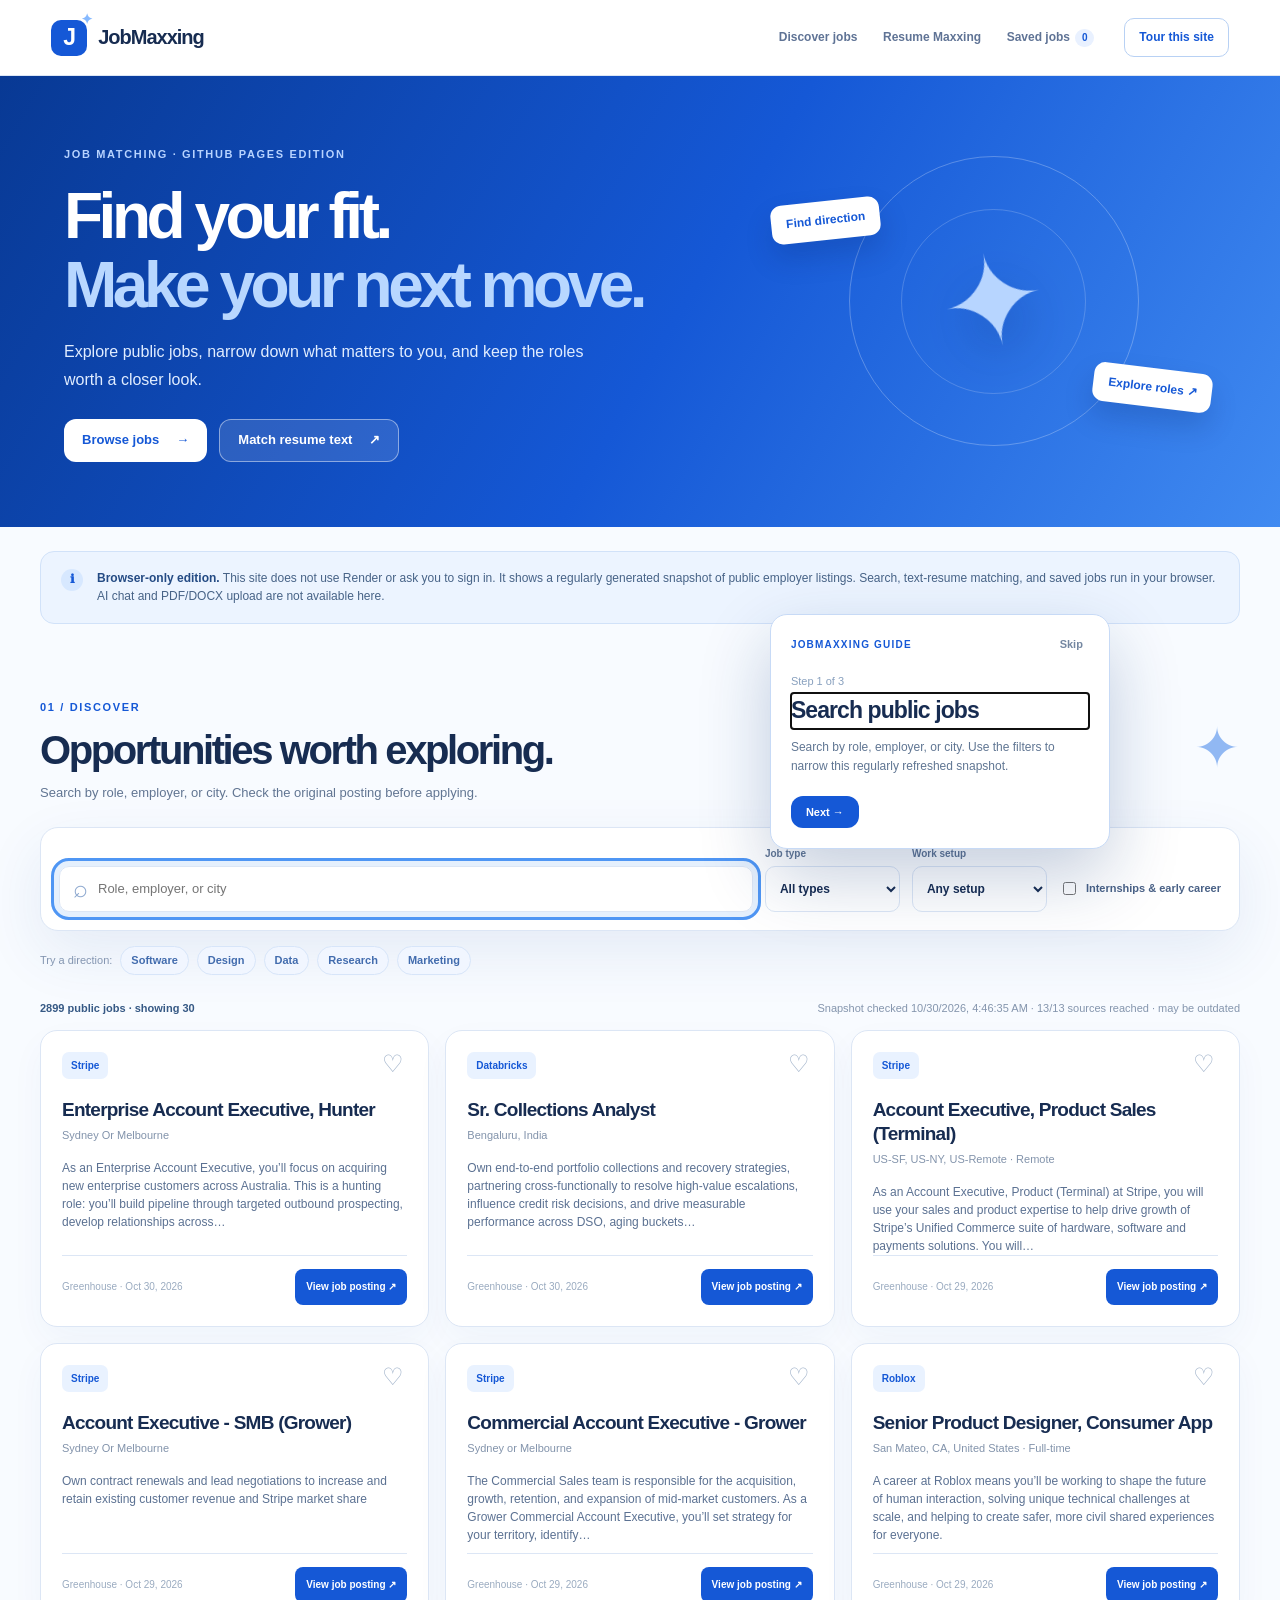
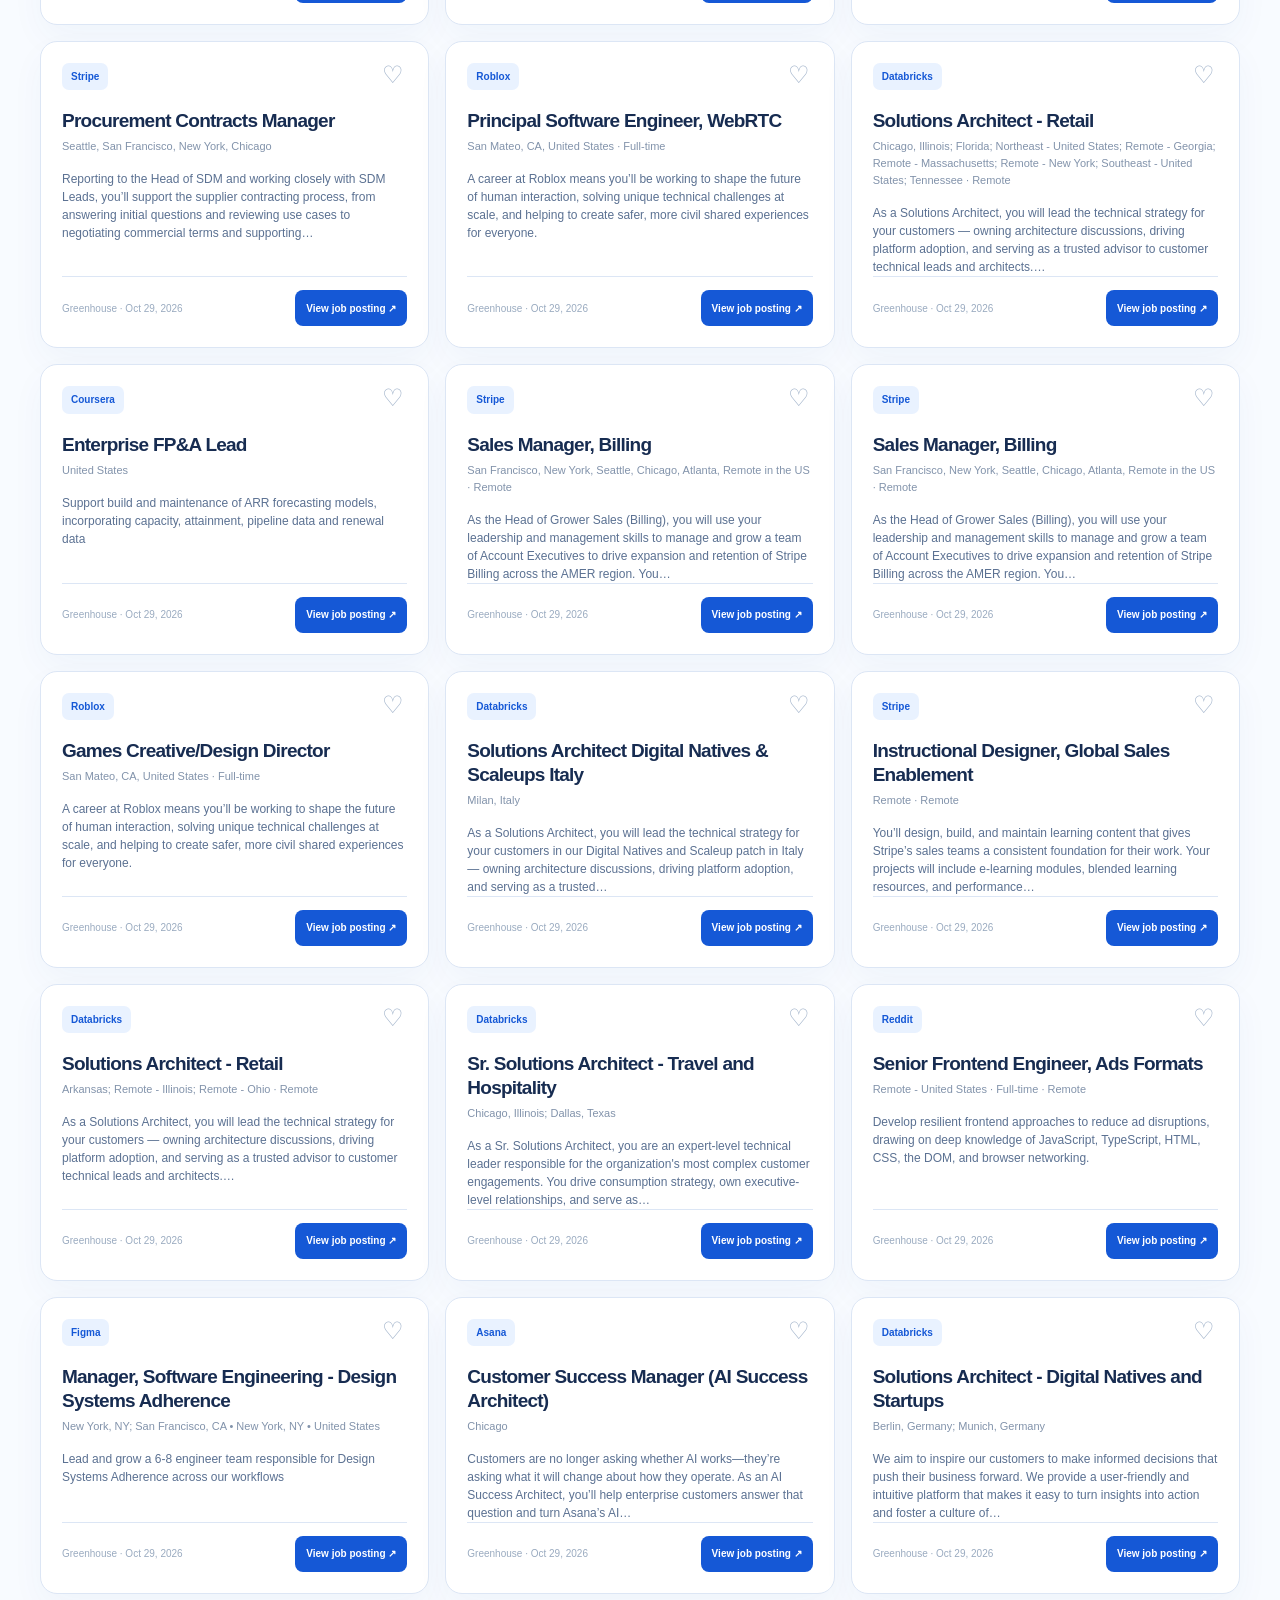
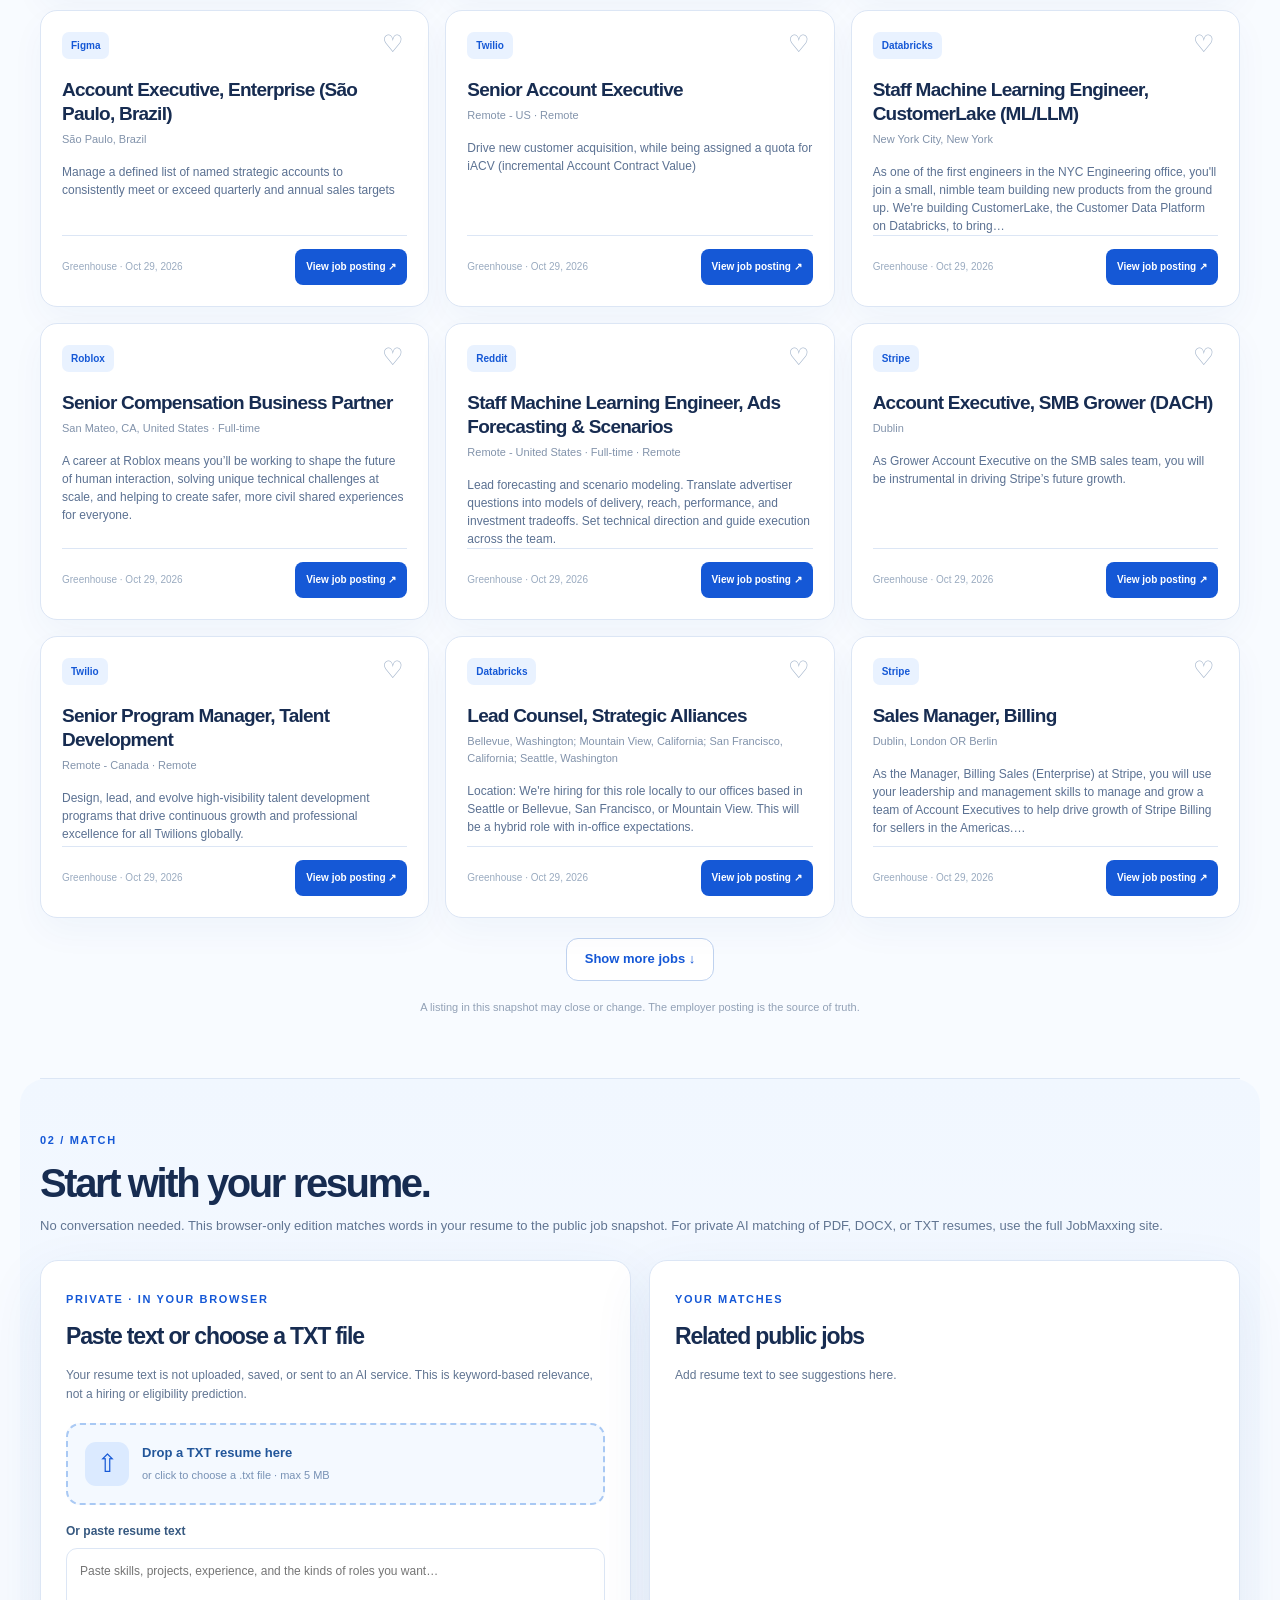
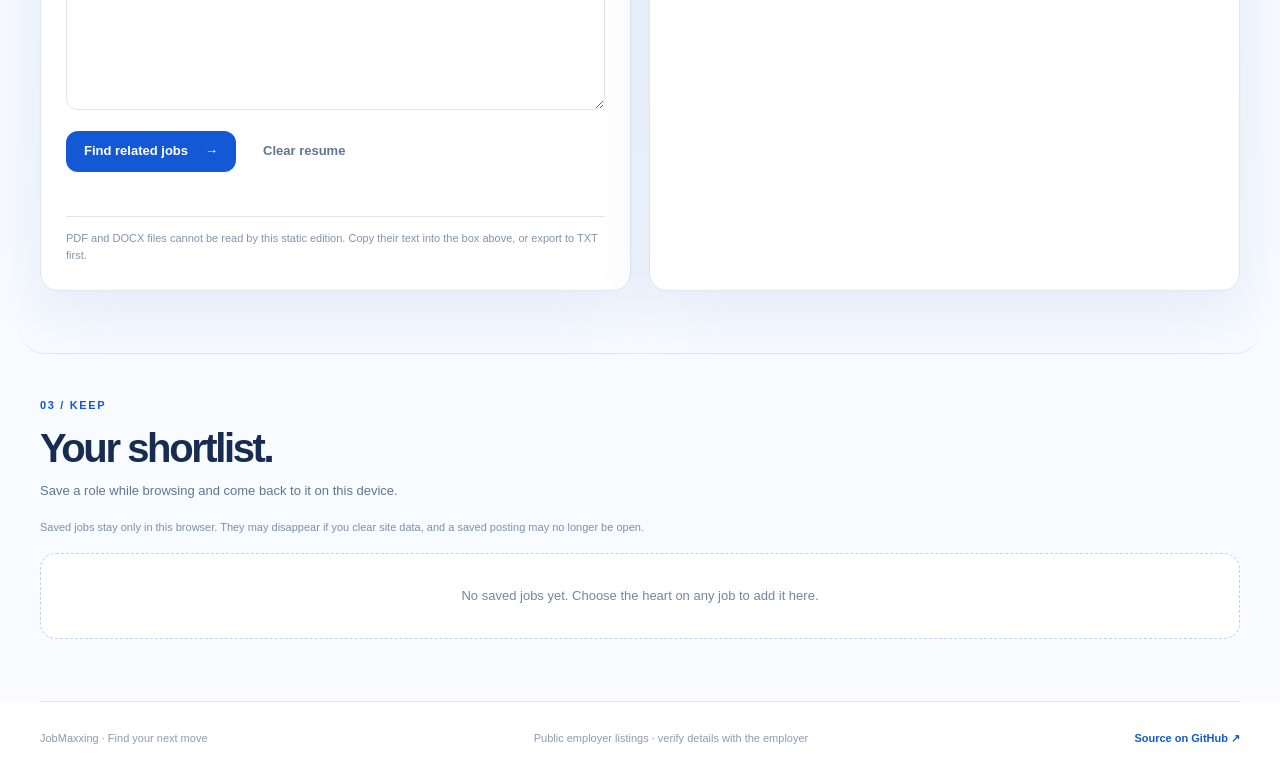
<file: docs/index.html>
<!doctype html>
<html lang="en">
<head>
  <meta charset="utf-8">
  <meta name="viewport" content="width=device-width, initial-scale=1">
  <meta name="description" content="Explore public job postings, match resume text, and save opportunities with JobMaxxing. This GitHub Pages edition runs in your browser.">
  <meta name="theme-color" content="#1558d6">
  <title>JobMaxxing · Find Your Next Move</title>
  <link rel="stylesheet" href="styles.css?v=20261030-posting-1">
  <script src="matching.js?v=1" defer></script>
  <script src="app.js?v=20261030-posting-1" defer></script>
</head>
<body>
  <header class="site-header">
    <a class="brand" href="#top" aria-label="JobMaxxing home"><span class="brand-mark">J<span>✦</span></span><span>JobMaxxing</span></a>
    <nav class="site-nav" aria-label="Main navigation">
      <a href="#discover">Discover jobs</a>
      <a id="resume-nav" href="#resume">Resume Maxxing</a>
      <a id="saved-nav" href="#saved">Saved jobs <span id="saved-count">0</span></a>
    </nav>
    <button id="tour-open" class="tour-open" type="button">Tour this site</button>
  </header>

  <main id="top">
    <section class="hero" aria-labelledby="hero-title">
      <div class="hero-copy">
        <span class="eyebrow">JOB MATCHING · GITHUB PAGES EDITION</span>
        <h1 id="hero-title">Find your fit.<br><span>Make your next move.</span></h1>
        <p>Explore public jobs, narrow down what matters to you, and keep the roles worth a closer look.</p>
        <div class="hero-actions"><a class="button button-light" href="#discover">Browse jobs <span aria-hidden="true">→</span></a><a class="button button-ghost" href="#resume">Match resume text <span aria-hidden="true">↗</span></a></div>
      </div>
      <div class="hero-art" aria-hidden="true"><div class="orbit orbit-one"></div><div class="orbit orbit-two"></div><span class="hero-star">✦</span><span class="hero-chip chip-one">Find direction</span><span class="hero-chip chip-two">Explore roles ↗</span></div>
    </section>

    <div class="container">
      <section class="edition-note" aria-label="About this edition">
        <span class="note-icon" aria-hidden="true">ℹ</span>
        <p><strong>Browser-only edition.</strong> This site does not use Render or ask you to sign in. It shows a regularly generated snapshot of public employer listings. Search, text-resume matching, and saved jobs run in your browser. AI chat and PDF/DOCX upload are not available here.</p>
      </section>

      <section id="discover" class="section" aria-labelledby="discover-title">
        <div class="section-heading"><div><span class="section-kicker">01 / DISCOVER</span><h2 id="discover-title">Opportunities worth exploring.</h2><p>Search by role, employer, or city. Check the original posting before applying.</p></div><span class="section-spark" aria-hidden="true">✦</span></div>
        <div class="search-panel">
          <label id="search-target" class="search-field"><span aria-hidden="true">⌕</span><span class="sr-only">Search jobs</span><input id="search" type="search" placeholder="Role, employer, or city" autocomplete="off"></label>
          <label class="filter-field"><span>Job type</span><select id="type-filter"><option value="">All types</option><option>Internship</option><option>Full-time</option><option>Part-time</option><option>Fellowship</option><option>Contract</option></select></label>
          <label class="filter-field"><span>Work setup</span><select id="workplace-filter"><option value="">Any setup</option><option>Remote</option><option>Hybrid</option><option>On-site</option></select></label>
          <label class="early-field"><input id="early-filter" type="checkbox"> Internships & early career</label>
        </div>
        <div class="suggestion-row"><span>Try a direction:</span><button data-query="software engineer" type="button">Software</button><button data-query="design" type="button">Design</button><button data-query="data" type="button">Data</button><button data-query="research" type="button">Research</button><button data-query="marketing" type="button">Marketing</button></div>
        <div id="match-filter-banner" class="match-filter-banner" hidden><span>Showing jobs related to your resume text.</span><button id="clear-match-filter" type="button">Show all jobs</button></div>
        <div class="results-top"><strong id="results-count">Loading public jobs…</strong><span id="snapshot-status" role="status">Checking the latest published snapshot…</span></div>
        <div id="job-list" class="job-grid" aria-live="polite"></div>
        <button id="show-more" class="button button-outline show-more" type="button" hidden>Show more jobs ↓</button>
        <p class="section-foot">A listing in this snapshot may close or change. The employer posting is the source of truth.</p>
      </section>

      <section id="resume" class="section resume-section" aria-labelledby="resume-title">
        <div class="section-heading"><div><span class="section-kicker">02 / MATCH</span><h2 id="resume-title">Start with your resume.</h2><p>No conversation needed. This browser-only edition matches words in your resume to the public job snapshot. For private AI matching of PDF, DOCX, or TXT resumes, use the <a href="https://jobmaxxing-linda.onrender.com/">full JobMaxxing site</a>.</p></div></div>
        <div class="resume-layout">
          <div class="resume-card">
            <span class="card-eyebrow">PRIVATE · IN YOUR BROWSER</span>
            <h3>Paste text or choose a TXT file</h3>
            <p>Your resume text is not uploaded, saved, or sent to an AI service. This is keyword-based relevance, not a hiring or eligibility prediction.</p>
            <label id="resume-target" class="file-drop" for="resume-file" tabindex="0"><input id="resume-file" class="sr-only" type="file" accept=".txt,text/plain"><span class="drop-icon" aria-hidden="true">⇧</span><span><strong>Drop a TXT resume here</strong><small>or click to choose a .txt file · max 5 MB</small></span></label>
            <label class="paste-label" for="resume-text">Or paste resume text</label>
            <textarea id="resume-text" rows="7" maxlength="30000" autocomplete="off" placeholder="Paste skills, projects, experience, and the kinds of roles you want…"></textarea>
            <div class="resume-actions"><button id="match-resume" class="button button-primary" type="button">Find related jobs <span aria-hidden="true">→</span></button><button id="clear-resume" class="button button-quiet" type="button">Clear resume</button></div>
            <p id="resume-status" class="resume-status" role="status"></p>
            <p class="format-note">PDF and DOCX files cannot be read by this static edition. Copy their text into the box above, or export to TXT first.</p>
          </div>
          <div class="match-card"><span class="card-eyebrow">YOUR MATCHES</span><h3>Related public jobs</h3><p id="match-intro">Add resume text to see suggestions here.</p><div id="match-signals" class="signal-list"></div><div id="match-list" class="match-list"></div><button id="browse-matches" class="button button-outline" type="button" hidden>See these jobs in Discover →</button></div>
        </div>
      </section>

      <section id="saved" class="section" aria-labelledby="saved-title">
        <div class="section-heading"><div><span class="section-kicker">03 / KEEP</span><h2 id="saved-title">Your shortlist.</h2><p>Save a role while browsing and come back to it on this device.</p></div></div>
        <p class="saved-note">Saved jobs stay only in this browser. They may disappear if you clear site data, and a saved posting may no longer be open.</p>
        <div id="saved-list" class="job-grid"></div>
      </section>
    </div>
  </main>

  <footer class="site-footer"><span>JobMaxxing · Find your next move</span><span>Public employer listings · verify details with the employer</span><a href="https://github.com/Linda-888/JobMaxxing" target="_blank" rel="noopener noreferrer">Source on GitHub ↗</a></footer>

  <div id="tour" class="tour" hidden><div class="tour-card" role="dialog" aria-labelledby="tour-title" aria-describedby="tour-description"><div class="tour-top"><span>JOBMAXXING GUIDE</span><button id="tour-skip" type="button">Skip</button></div><p id="tour-step">Step 1 of 3</p><h2 id="tour-title" tabindex="-1">Search jobs</h2><p id="tour-description"></p><div class="tour-actions"><button id="tour-back" type="button">Back</button><button id="tour-next" class="button button-primary" type="button">Next →</button></div></div></div>
  <noscript><p class="noscript">JobMaxxing's GitHub Pages edition needs JavaScript for search and matching.</p></noscript>
</body>
</html>
</file>
<file: docs/styles.css>
:root{--blue:#1558d6;--deep:#0f439e;--ink:#172c51;--muted:#617592;--line:#dce6f5;--pale:#f4f8ff;--shadow:0 22px 60px rgba(31,82,155,.09)}
*{box-sizing:border-box}html{scroll-behavior:smooth}body{margin:0;background:#f8fbff;color:var(--ink);font:15px/1.55 -apple-system,BlinkMacSystemFont,"Segoe UI",Arial,sans-serif}button,input,select,textarea{font:inherit}button{cursor:pointer}a{color:inherit;text-decoration:none}button:focus-visible,a:focus-visible,input:focus-visible,select:focus-visible,textarea:focus-visible{outline:3px solid #87b8ff;outline-offset:3px}[hidden]{display:none!important}.sr-only{position:absolute;width:1px;height:1px;padding:0;margin:-1px;overflow:hidden;clip:rect(0,0,0,0);white-space:nowrap;border:0}
.site-header{height:76px;padding:0 clamp(20px,4vw,68px);display:flex;align-items:center;gap:30px;background:#fff;border-bottom:1px solid var(--line);position:sticky;top:0;z-index:30}.brand{display:inline-flex;align-items:center;gap:11px;font-size:20px;font-weight:800;letter-spacing:-.05em;white-space:nowrap}.brand-mark{width:36px;height:36px;position:relative;display:grid;place-items:center;border-radius:10px;background:var(--blue);color:#fff;font-size:23px;line-height:1}.brand-mark span{position:absolute;color:#86b9ff;right:-5px;top:-8px;font-size:14px}.site-nav{margin-left:auto;display:flex;align-items:center;gap:clamp(14px,2vw,32px);font-size:12px;font-weight:700;color:#5f7395}.site-nav a:hover,.site-footer a:hover{color:var(--blue)}#saved-count{display:inline-block;min-width:19px;padding:1px 5px;margin-left:2px;border-radius:20px;background:#e9f1ff;color:var(--blue);text-align:center;font-size:10px}.tour-open{border:1px solid #b8d1f4;background:#fff;color:var(--blue);padding:9px 14px;border-radius:10px;font-size:12px;font-weight:800;white-space:nowrap}.tour-open:hover{background:#f0f6ff}
.hero{min-height:420px;padding:65px max(5vw,calc((100vw - 1200px)/2));background:linear-gradient(120deg,#083994 0%,#1558d6 53%,#408af1 100%);color:#fff;display:grid;grid-template-columns:minmax(0,1.2fr) minmax(260px,.8fr);align-items:center;overflow:hidden;gap:40px}.hero-copy{position:relative;z-index:1}.eyebrow,.section-kicker,.card-eyebrow{font-size:11px;font-weight:800;letter-spacing:.15em}.eyebrow{color:#b7d3ff}.hero h1{font-size:clamp(43px,5vw,70px);line-height:1.08;letter-spacing:-.07em;margin:18px 0}.hero h1 span{color:#b8d7ff}.hero p{max-width:550px;color:#e1edff;font-size:16px;line-height:1.7;margin:0 0 26px}.hero-actions{display:flex;flex-wrap:wrap;gap:12px}.button{display:inline-flex;align-items:center;justify-content:center;gap:17px;border:0;border-radius:12px;padding:12px 18px;font-size:13px;font-weight:800;line-height:1.3;transition:transform .16s,background .16s,border-color .16s}.button:hover:not(:disabled){transform:translateY(-2px)}.button-light{color:var(--blue);background:#fff}.button-ghost{color:#fff;background:rgba(255,255,255,.12);border:1px solid rgba(255,255,255,.45)}.button-primary{color:#fff;background:var(--blue)}.button-primary:hover{background:var(--deep)}.button-outline{color:var(--blue);background:#fff;border:1px solid #bfd2ef}.button-outline:hover{border-color:var(--blue)}.button-quiet{color:var(--muted);background:transparent}.hero-art{height:280px;position:relative;display:grid;place-items:center}.orbit{position:absolute;border:1px solid rgba(255,255,255,.26);border-radius:50%;width:290px;height:290px}.orbit-two{width:185px;height:185px;border-color:rgba(255,255,255,.19)}.hero-star{font-size:125px;line-height:1;color:#b7d5ff;transform:rotate(-12deg);filter:drop-shadow(0 20px 26px rgba(0,25,88,.25))}.hero-chip{position:absolute;background:#fff;color:var(--blue);padding:10px 15px;border-radius:11px;box-shadow:0 15px 28px rgba(0,25,88,.18);font-size:12px;font-weight:800}.chip-one{top:40px;left:0;transform:rotate(-6deg)}.chip-two{bottom:35px;right:4px;transform:rotate(7deg)}
.container{width:min(1200px,calc(100% - 40px));margin:0 auto}.edition-note{display:flex;gap:14px;margin:24px 0 32px;padding:17px 20px;border:1px solid #d1e2f9;background:#ecf4ff;border-radius:14px;color:#476387;font-size:12px}.edition-note p{margin:0}.edition-note strong{color:#244b84}.note-icon{width:22px;height:22px;flex:0 0 22px;display:grid;place-items:center;border-radius:50%;background:#d7e8ff;color:var(--blue);font-weight:800}.section{scroll-margin-top:90px;padding:38px 0 62px;border-bottom:1px solid var(--line)}.section-heading{display:flex;justify-content:space-between;align-items:center;gap:30px;margin-bottom:24px}.section-kicker,.card-eyebrow{color:var(--blue)}.section-heading h2{font-size:clamp(28px,3.4vw,40px);line-height:1.2;letter-spacing:-.06em;margin:9px 0}.section-heading p{margin:0;color:var(--muted);font-size:13px}.section-spark{font-size:55px;color:#91b8f3}.search-panel{display:flex;align-items:end;gap:12px;flex-wrap:wrap;padding:18px;background:#fff;border:1px solid var(--line);border-radius:18px;box-shadow:var(--shadow)}.search-field{height:46px;flex:1 1 260px;min-width:200px;display:flex;align-items:center;gap:8px;padding:0 13px;border:1px solid var(--line);border-radius:10px}.search-field:focus-within,.filter-field select:focus{border-color:#7fb0f3}.search-field span{font-size:25px;color:#8da8cf}.search-field input{width:100%;border:0;outline:0;color:var(--ink);font-size:13px}.filter-field{display:flex;flex-direction:column;gap:4px;color:#617592;font-size:10px;font-weight:800}.filter-field select{min-width:135px;height:46px;padding:0 10px;border:1px solid var(--line);border-radius:10px;background:#fff;color:var(--ink);font-size:12px}.early-field{height:46px;display:flex;align-items:center;gap:7px;color:#496186;font-size:11px;font-weight:700;white-space:nowrap}.early-field input{accent-color:var(--blue)}.suggestion-row{display:flex;align-items:center;gap:8px;flex-wrap:wrap;margin:15px 0 25px;color:#8496b1;font-size:11px}.suggestion-row button{border:1px solid #d7e5f9;background:#f1f6ff;color:#426cae;padding:5px 10px;border-radius:20px;font-size:11px;font-weight:700}.suggestion-row button:hover{border-color:var(--blue);color:var(--blue)}.results-top{display:flex;justify-content:space-between;gap:20px;align-items:baseline;margin:0 0 13px;font-size:11px}.results-top strong{color:#365985}.results-top span{color:#8495ad;text-align:right}.job-grid{display:grid;grid-template-columns:repeat(3,minmax(0,1fr));gap:16px}.job-card{min-height:282px;background:#fff;border:1px solid var(--line);border-radius:17px;padding:21px;box-shadow:0 14px 35px rgba(25,75,150,.04);display:flex;flex-direction:column}.job-head{display:flex;align-items:flex-start;justify-content:space-between;gap:9px}.company-tag{font-size:10px;font-weight:800;color:var(--blue);background:#e9f2ff;border-radius:7px;padding:6px 9px;max-width:80%;overflow:hidden;text-overflow:ellipsis;white-space:nowrap}.save-job{border:0;background:transparent;color:#9eb0c8;font-size:24px;line-height:1;padding:0 3px}.save-job[aria-pressed="true"]{color:var(--blue)}.job-card h3{font-size:19px;letter-spacing:-.04em;line-height:1.25;margin:19px 0 5px}.job-meta{margin:0;color:#8293ab;font-size:11px}.job-summary{font-size:12px;color:#5b7192;margin:15px 0 0;line-height:1.5}.job-match-reason{background:#f0f6ff;color:#3565a4;font-size:11px;padding:9px 10px;border-radius:8px;margin-top:12px}.job-foot{border-top:1px solid var(--line);display:flex;justify-content:space-between;align-items:center;gap:8px;margin-top:auto;padding-top:13px;font-size:10px;color:#9aabc0}.job-foot a{color:var(--blue);font-weight:800;white-space:nowrap}.job-foot a:hover{text-decoration:underline}.empty-state{grid-column:1/-1;border:1px dashed #bcd2f2;border-radius:16px;background:#fff;padding:32px;text-align:center;color:#7187a5;font-size:13px}.show-more{margin:20px auto 0;display:flex}.section-foot{font-size:11px;color:#92a1b6;text-align:center;margin:18px 0 0}
.resume-section{background:linear-gradient(180deg,#f1f7ff 0%,#f8fbff 100%);margin:0 -20px;padding:48px 20px 62px;border-radius:25px}.resume-layout{display:grid;grid-template-columns:1fr 1fr;gap:18px}.resume-card,.match-card{background:#fff;border:1px solid var(--line);border-radius:18px;padding:25px;box-shadow:var(--shadow)}.resume-card h3,.match-card h3{font-size:23px;letter-spacing:-.05em;margin:9px 0 6px}.resume-card>p,.match-card>p{font-size:12px;color:var(--muted);line-height:1.6}.file-drop{display:flex;align-items:center;gap:13px;border:2px dashed #a9c9f4;background:#f4f9ff;border-radius:14px;padding:17px;margin:18px 0 17px;cursor:pointer}.file-drop:hover,.file-drop.is-dragging{background:#eaf4ff;border-color:var(--blue)}.drop-icon{width:44px;height:44px;flex:0 0 44px;display:grid;place-items:center;border-radius:11px;background:#dbeaff;color:var(--blue);font-size:25px}.file-drop strong,.file-drop small{display:block}.file-drop strong{color:#22569a;font-size:13px}.file-drop small{color:#7892b5;font-size:11px;margin-top:3px}.paste-label{display:block;font-size:12px;font-weight:800;color:#375980;margin:0 0 8px}.resume-card textarea{width:100%;resize:vertical;border:1px solid var(--line);border-radius:11px;min-height:135px;padding:13px;color:var(--ink);font-size:12px;line-height:1.6}.resume-actions{display:flex;align-items:center;flex-wrap:wrap;gap:9px;margin-top:14px}.resume-status{min-height:18px;color:#245f9a!important;margin:12px 0 0}.format-note{font-size:11px!important;color:#8295ac!important;border-top:1px solid var(--line);padding-top:13px;margin:14px 0 0}.signal-list{display:flex;gap:7px;flex-wrap:wrap;margin:15px 0}.signal-list span{background:#eaf3ff;color:#2f62a5;padding:5px 9px;border-radius:20px;font-size:10px;font-weight:700}.match-list{display:flex;flex-direction:column;gap:10px;max-height:440px;overflow:auto}.match-row{border:1px solid var(--line);padding:13px;border-radius:11px}.match-row strong{display:block;font-size:12px}.match-row small{display:block;color:#7a8fab;font-size:10px;margin:3px 0}.match-row p{font-size:11px;color:#4c709e;margin:7px 0}.match-row a{font-size:11px;font-weight:800;color:var(--blue)}#browse-matches{margin-top:16px}.saved-note{font-size:11px;color:#7c90aa;margin-top:-6px;margin-bottom:17px}.site-footer{display:flex;justify-content:space-between;flex-wrap:wrap;gap:12px;padding:28px max(20px,calc((100vw - 1200px)/2));background:#fff;color:#8b9cb2;font-size:11px}.site-footer a{color:var(--blue);font-weight:800}
.match-filter-banner{display:flex;align-items:center;justify-content:space-between;gap:12px;background:#e9f3ff;border:1px solid #c7dcf9;padding:10px 14px;border-radius:10px;color:#32639d;font-size:11px;margin:-6px 0 16px}.match-filter-banner button{border:0;background:transparent;color:var(--blue);font-weight:800;font-size:11px}
.job-age-warning{color:#9a6b22;background:#fff8e8;border-radius:7px;padding:7px 9px;font-size:10px;margin:11px 0}
.tour{position:fixed;inset:0;z-index:80;pointer-events:none}.tour-card{position:fixed;width:min(340px,calc(100vw - 24px));padding:20px;border:1px solid #c7daf6;border-radius:17px;background:#fff;box-shadow:0 28px 70px rgba(15,54,118,.24);pointer-events:auto}.tour-top{display:flex;justify-content:space-between;align-items:center;color:var(--blue);font-size:10px;font-weight:800;letter-spacing:.12em}.tour-top button,.tour-actions>button:first-child{border:0;background:transparent;color:#7487a1;font-size:11px;font-weight:700}.tour-card #tour-step{font-size:11px;color:#88a0be;margin:19px 0 3px}.tour-card h2{font-size:23px;letter-spacing:-.04em;margin:0}.tour-card #tour-description{font-size:12px;color:#607693;line-height:1.6;margin:9px 0 20px}.tour-actions{display:flex;justify-content:space-between;align-items:center}.tour-actions .button{padding:9px 15px;font-size:11px}.tour-target{position:relative!important;outline:3px solid #4f96f4!important;outline-offset:5px;box-shadow:0 0 0 8px rgba(84,151,242,.15)}.noscript{position:fixed;bottom:0;background:#fff6e8;padding:12px;width:100%;text-align:center}
@media(max-width:1000px){.job-grid{grid-template-columns:repeat(2,minmax(0,1fr))}.hero{padding:55px 30px}.site-header{padding:0 25px}.site-nav{gap:13px}.hero-art{transform:scale(.85)}}
@media(max-width:700px){.site-header{height:auto;min-height:68px;flex-wrap:wrap;gap:8px 14px;padding:12px 18px}.brand{font-size:17px}.brand-mark{width:31px;height:31px;font-size:20px}.tour-open{margin-left:auto;font-size:10px;padding:7px 9px}.site-nav{order:3;margin:3px 0 0;width:100%;justify-content:space-between;gap:6px;font-size:10px}.site-nav a{white-space:nowrap}.hero{grid-template-columns:1fr;min-height:0;padding:45px 22px}.hero-art{display:none}.hero h1{font-size:clamp(39px,10vw,57px)}.hero p{font-size:14px}.container{width:calc(100% - 28px)}.edition-note{margin-top:15px}.section{scroll-margin-top:115px;padding:31px 0 46px}.section-heading h2{font-size:29px}.section-spark{display:none}.search-panel{padding:13px}.search-field{flex-basis:100%}.filter-field{flex:1}.filter-field select{width:100%;min-width:0}.early-field{flex-basis:100%;height:28px}.job-grid{grid-template-columns:1fr}.job-card{min-height:0}.resume-section{margin:0 -14px;padding:35px 14px 48px;border-radius:18px}.resume-layout{grid-template-columns:1fr}.resume-card,.match-card{padding:18px}.results-top{flex-direction:column;gap:3px}.results-top span{text-align:left}.site-footer{padding:25px 18px}.tour-card{max-height:calc(100dvh - 20px);overflow:auto}}
@media(prefers-reduced-motion:reduce){html{scroll-behavior:auto}.button{transition:none}}
.job-foot .job-posting-link{display:inline-flex;align-items:center;justify-content:center;min-height:36px;padding:8px 11px;border-radius:8px;background:var(--blue);color:#fff;text-decoration:none;font-size:10px;font-weight:800;white-space:nowrap}
.job-foot .job-posting-link:hover{background:#1044ac;text-decoration:none}
.job-foot .job-posting-link:focus-visible{outline:3px solid #8bb8fa;outline-offset:2px}
</file>
